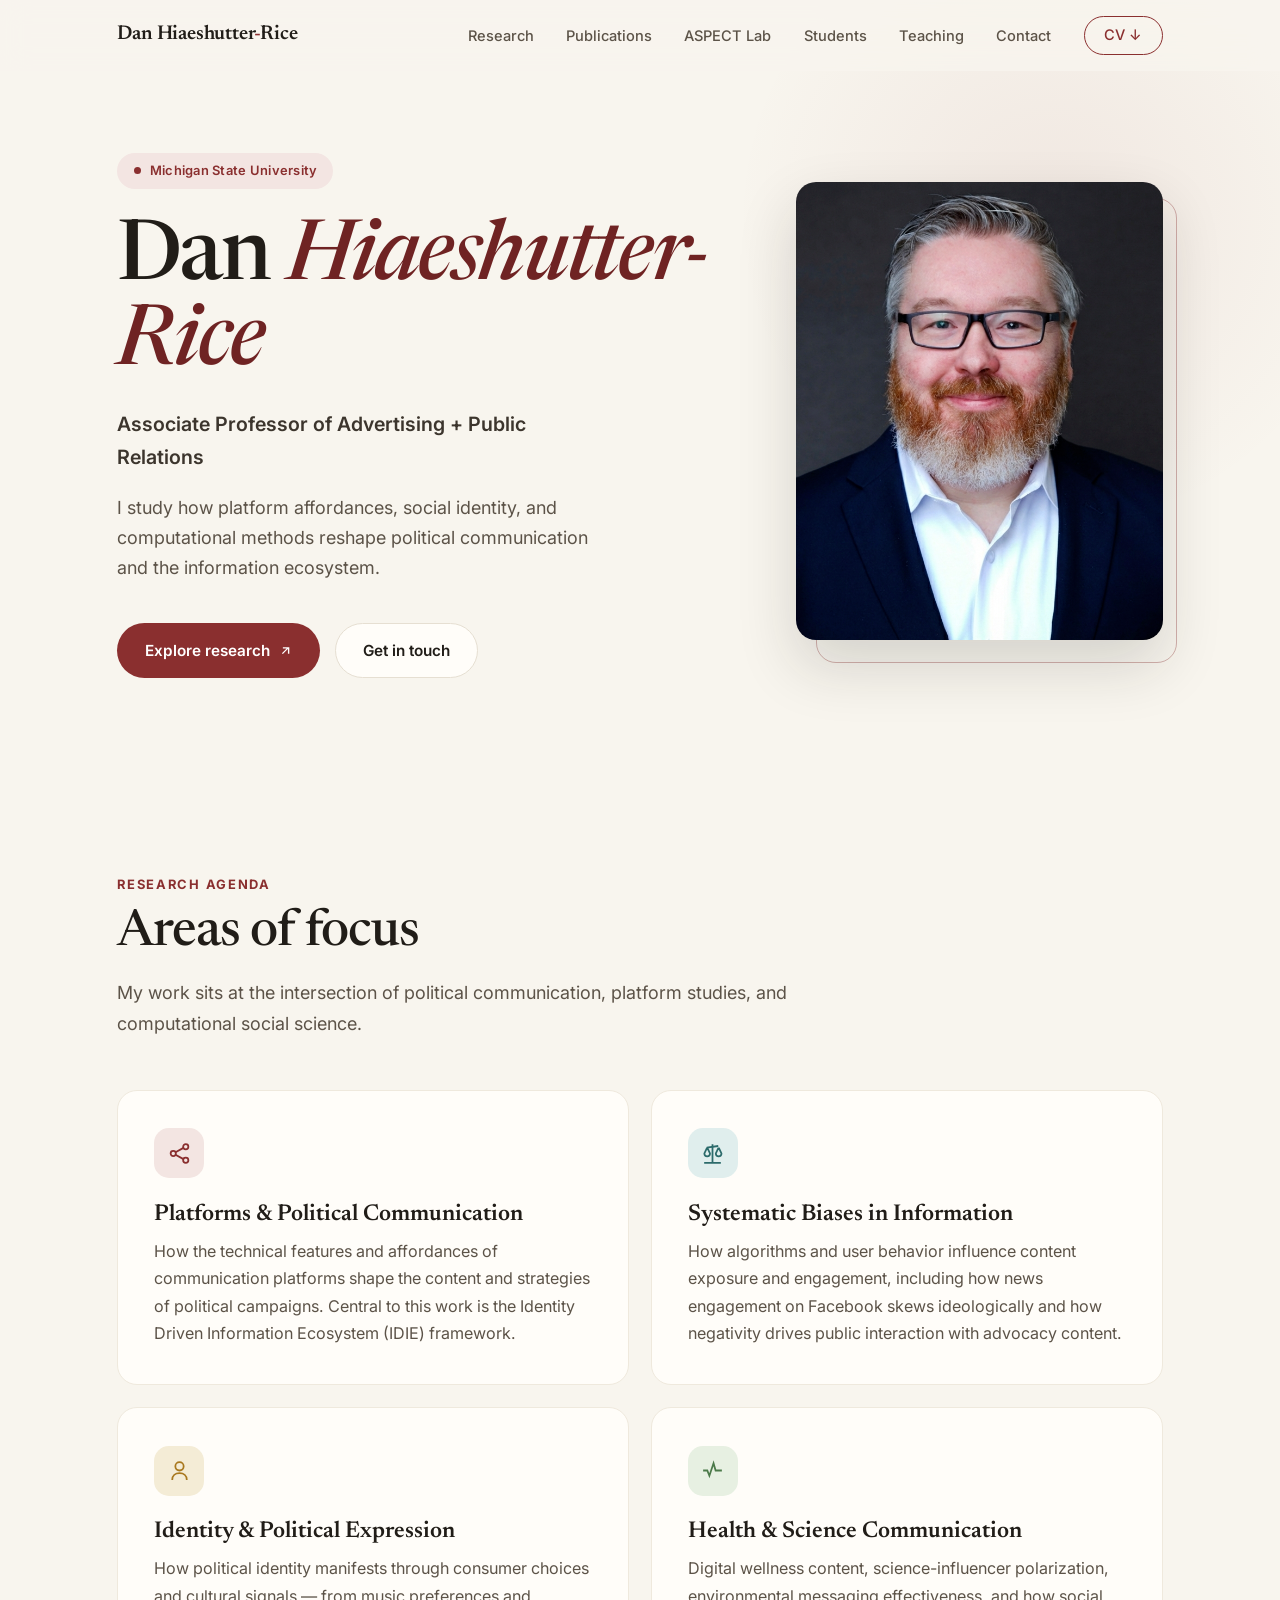
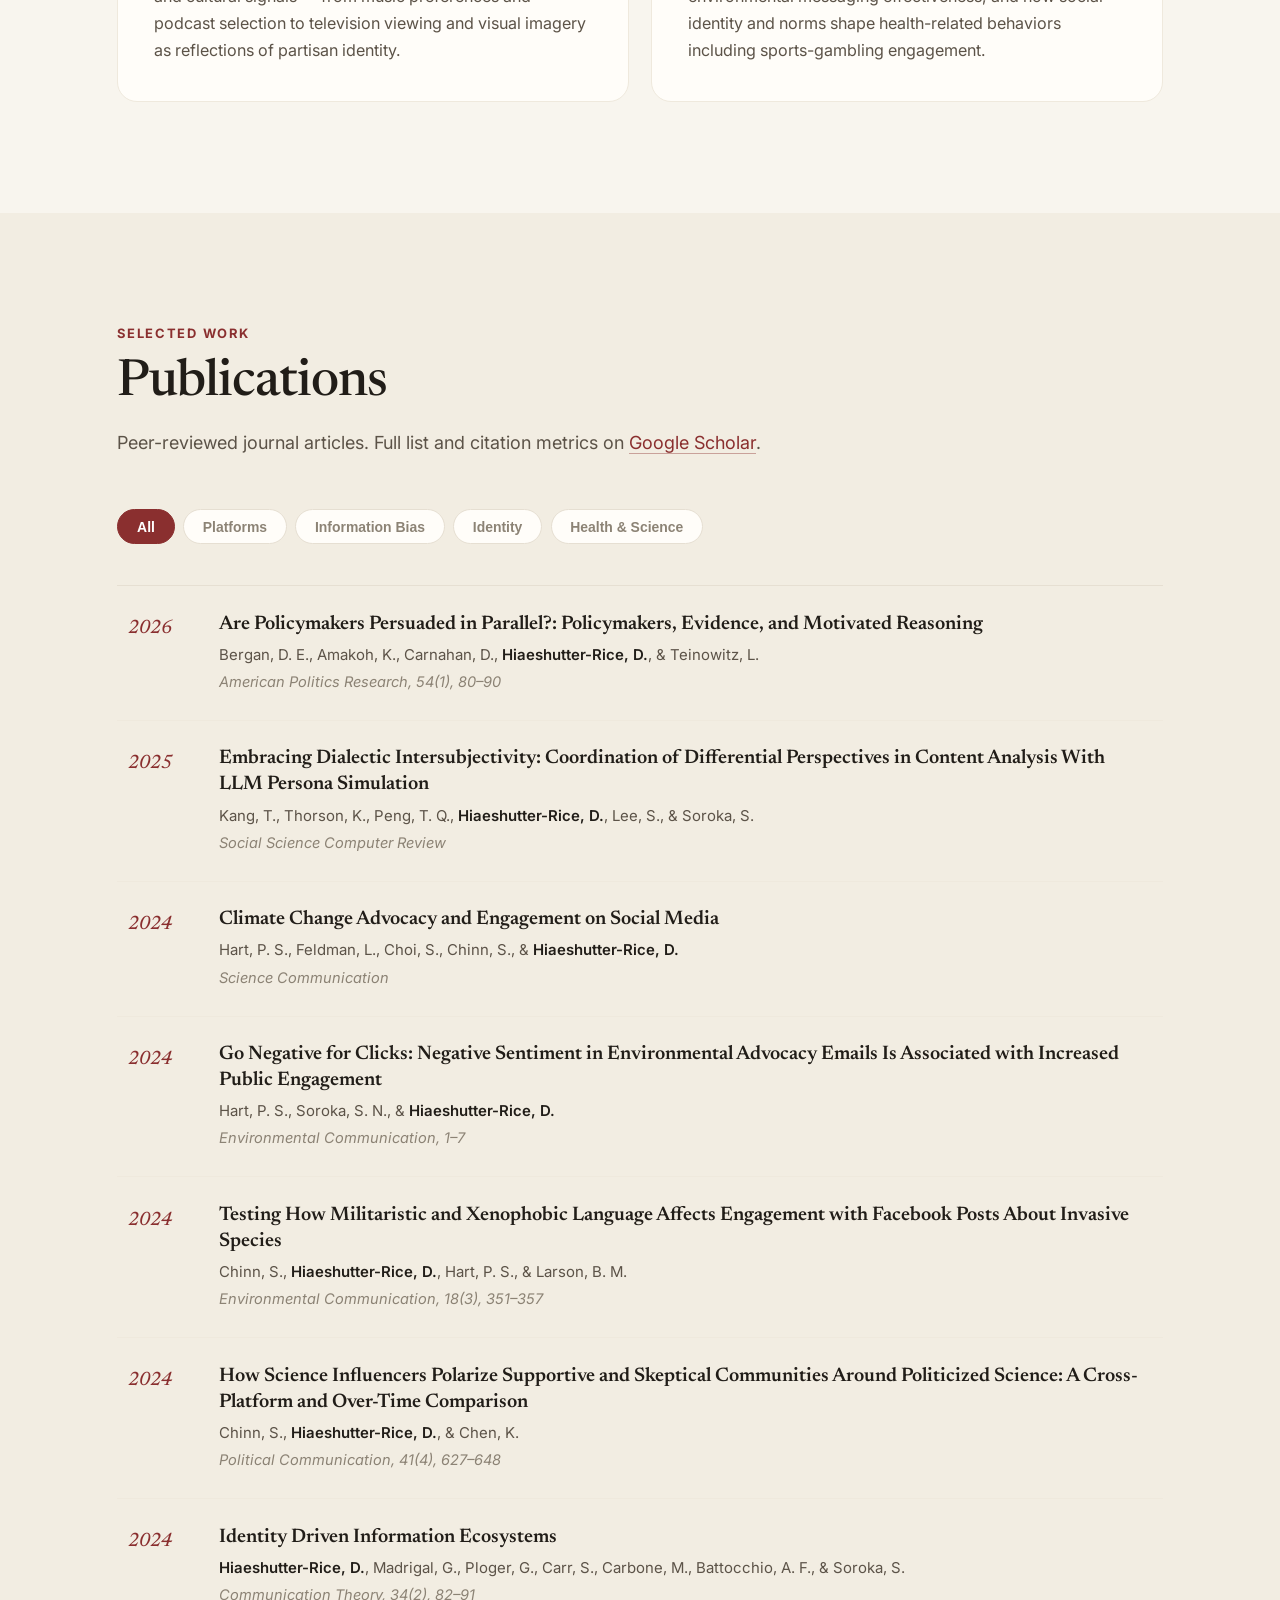
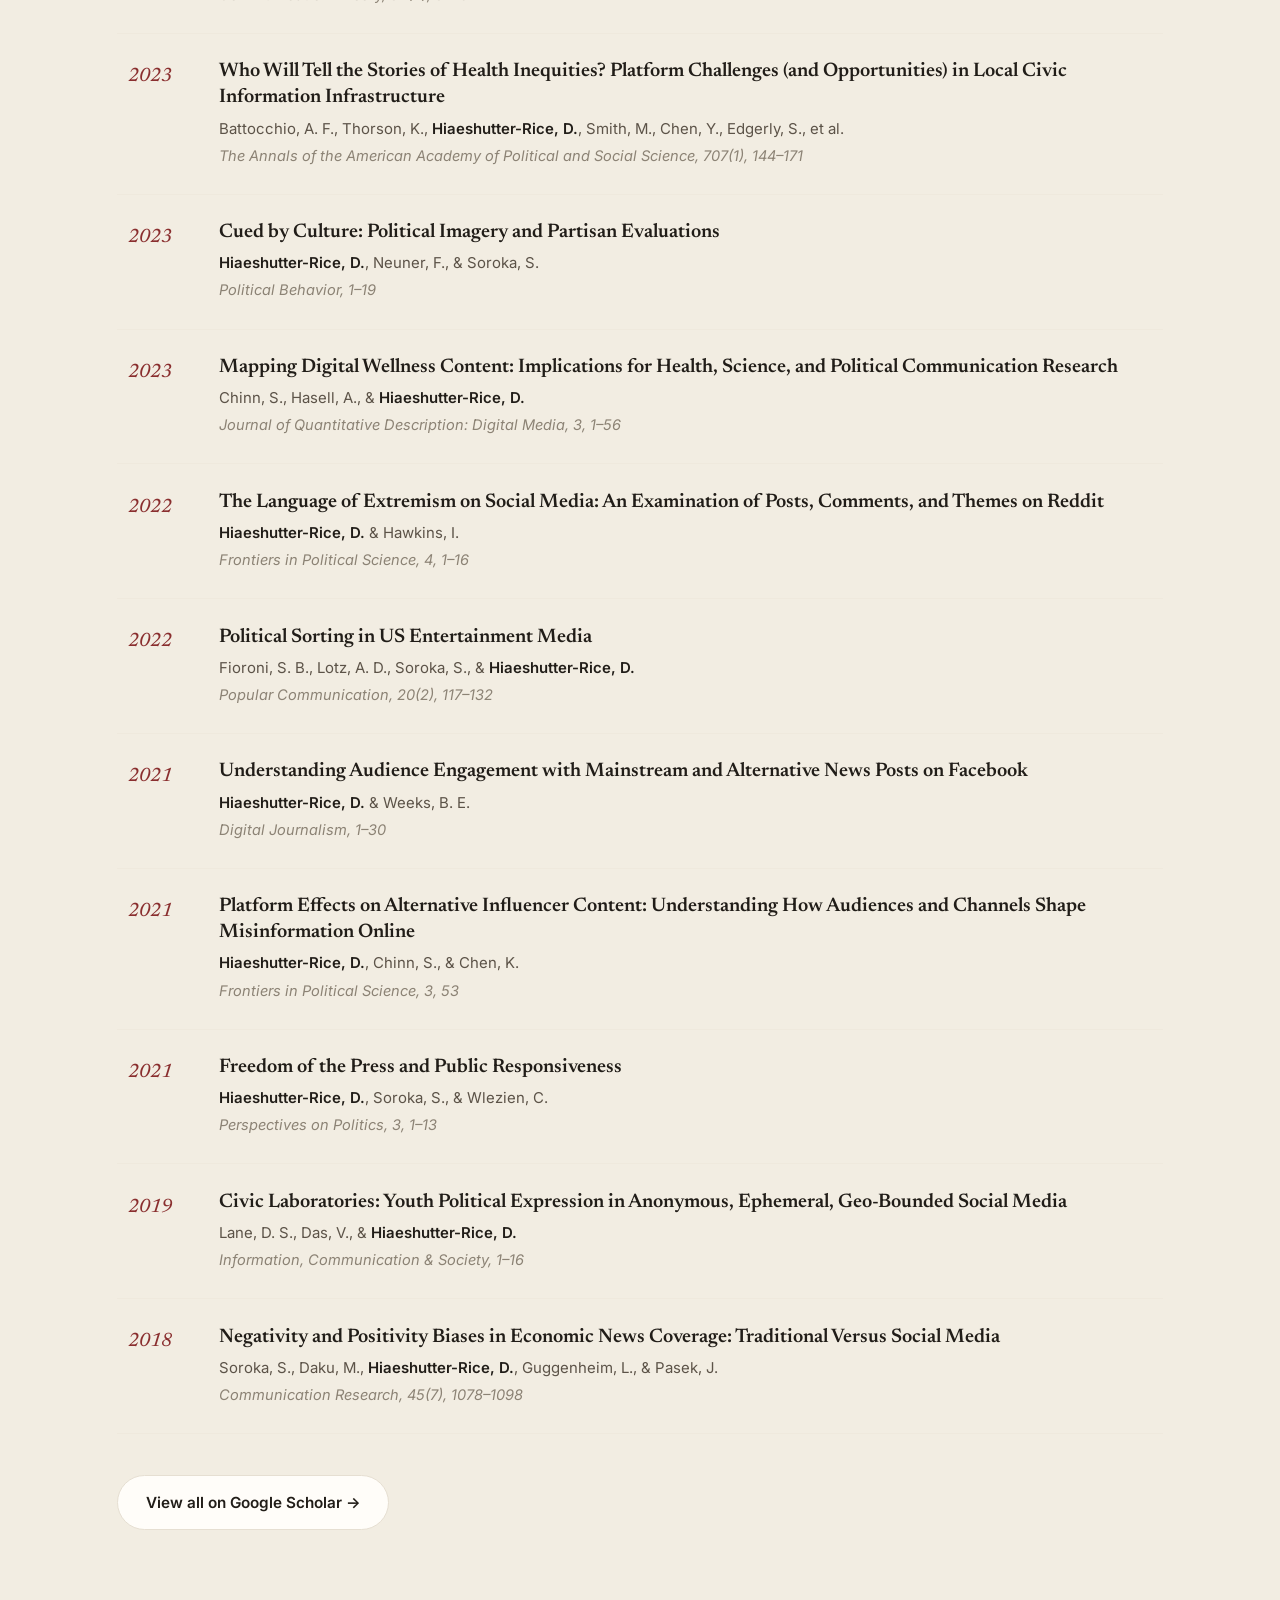
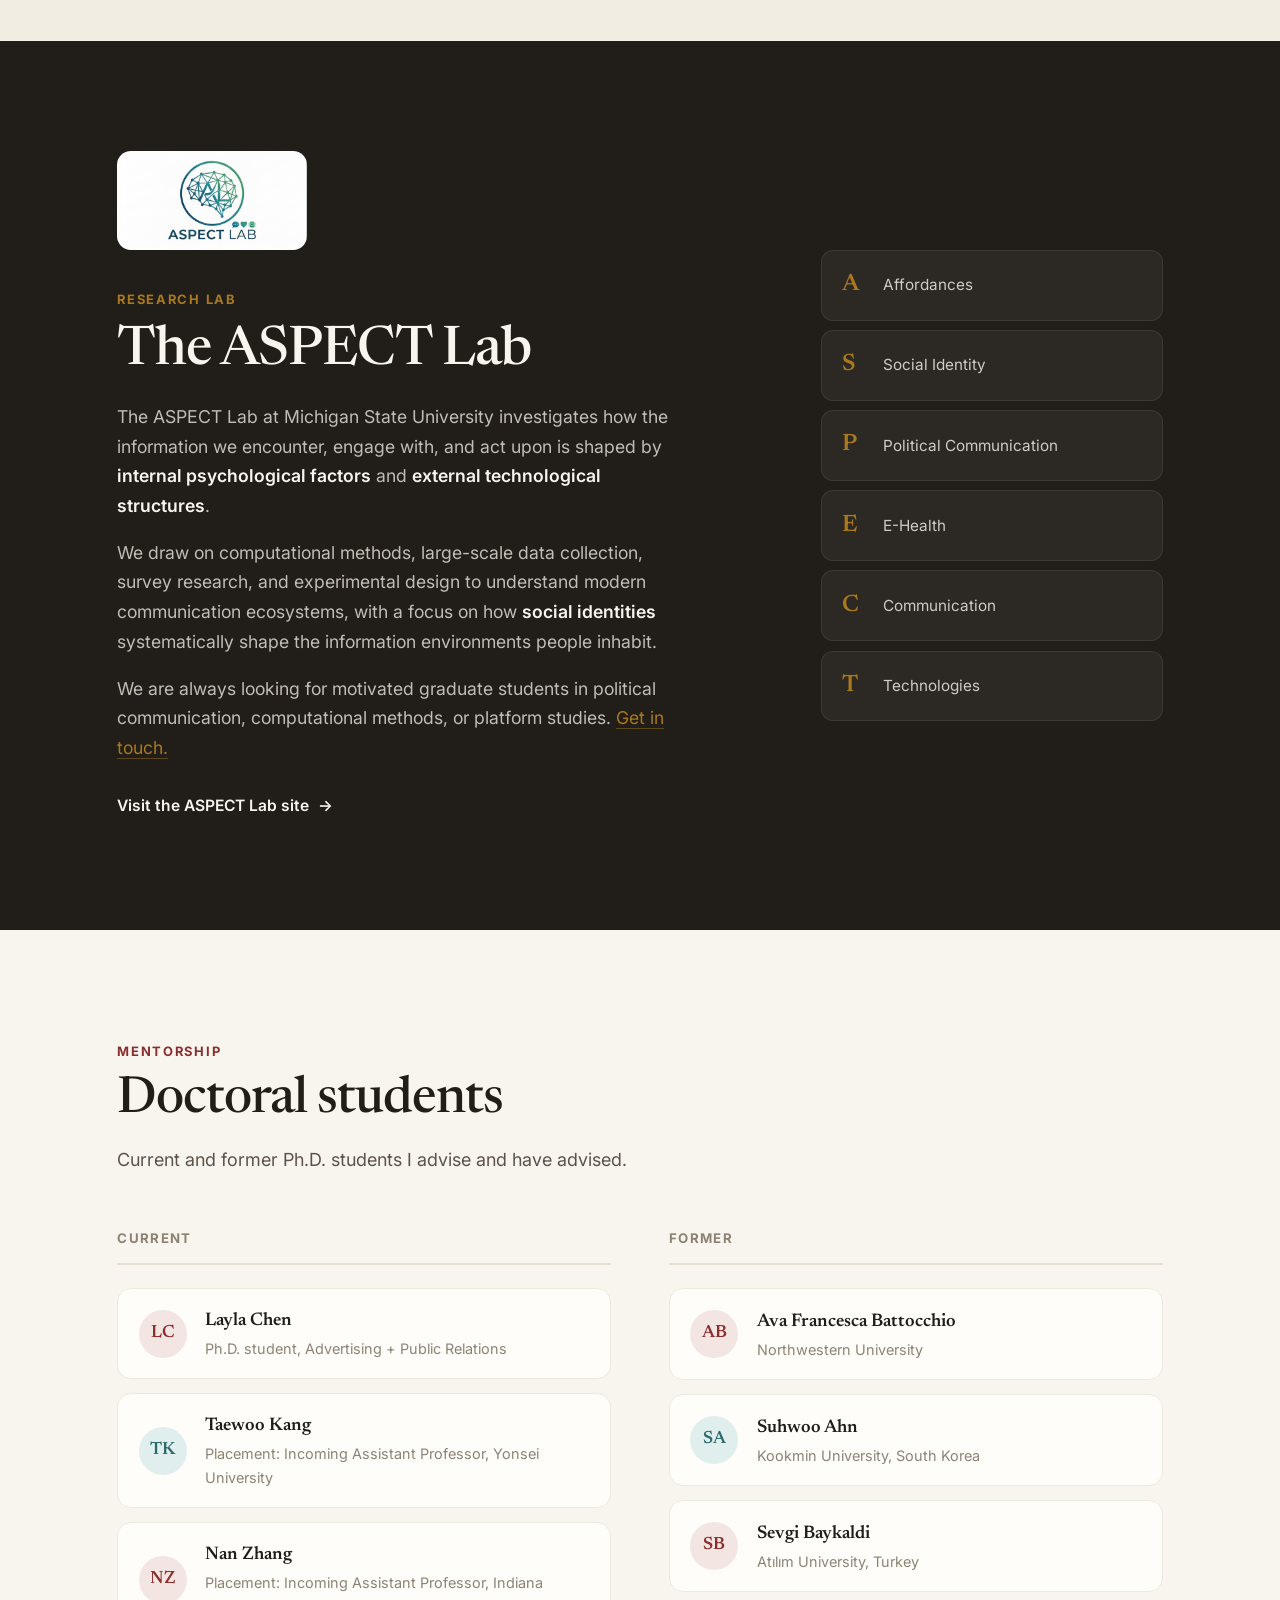
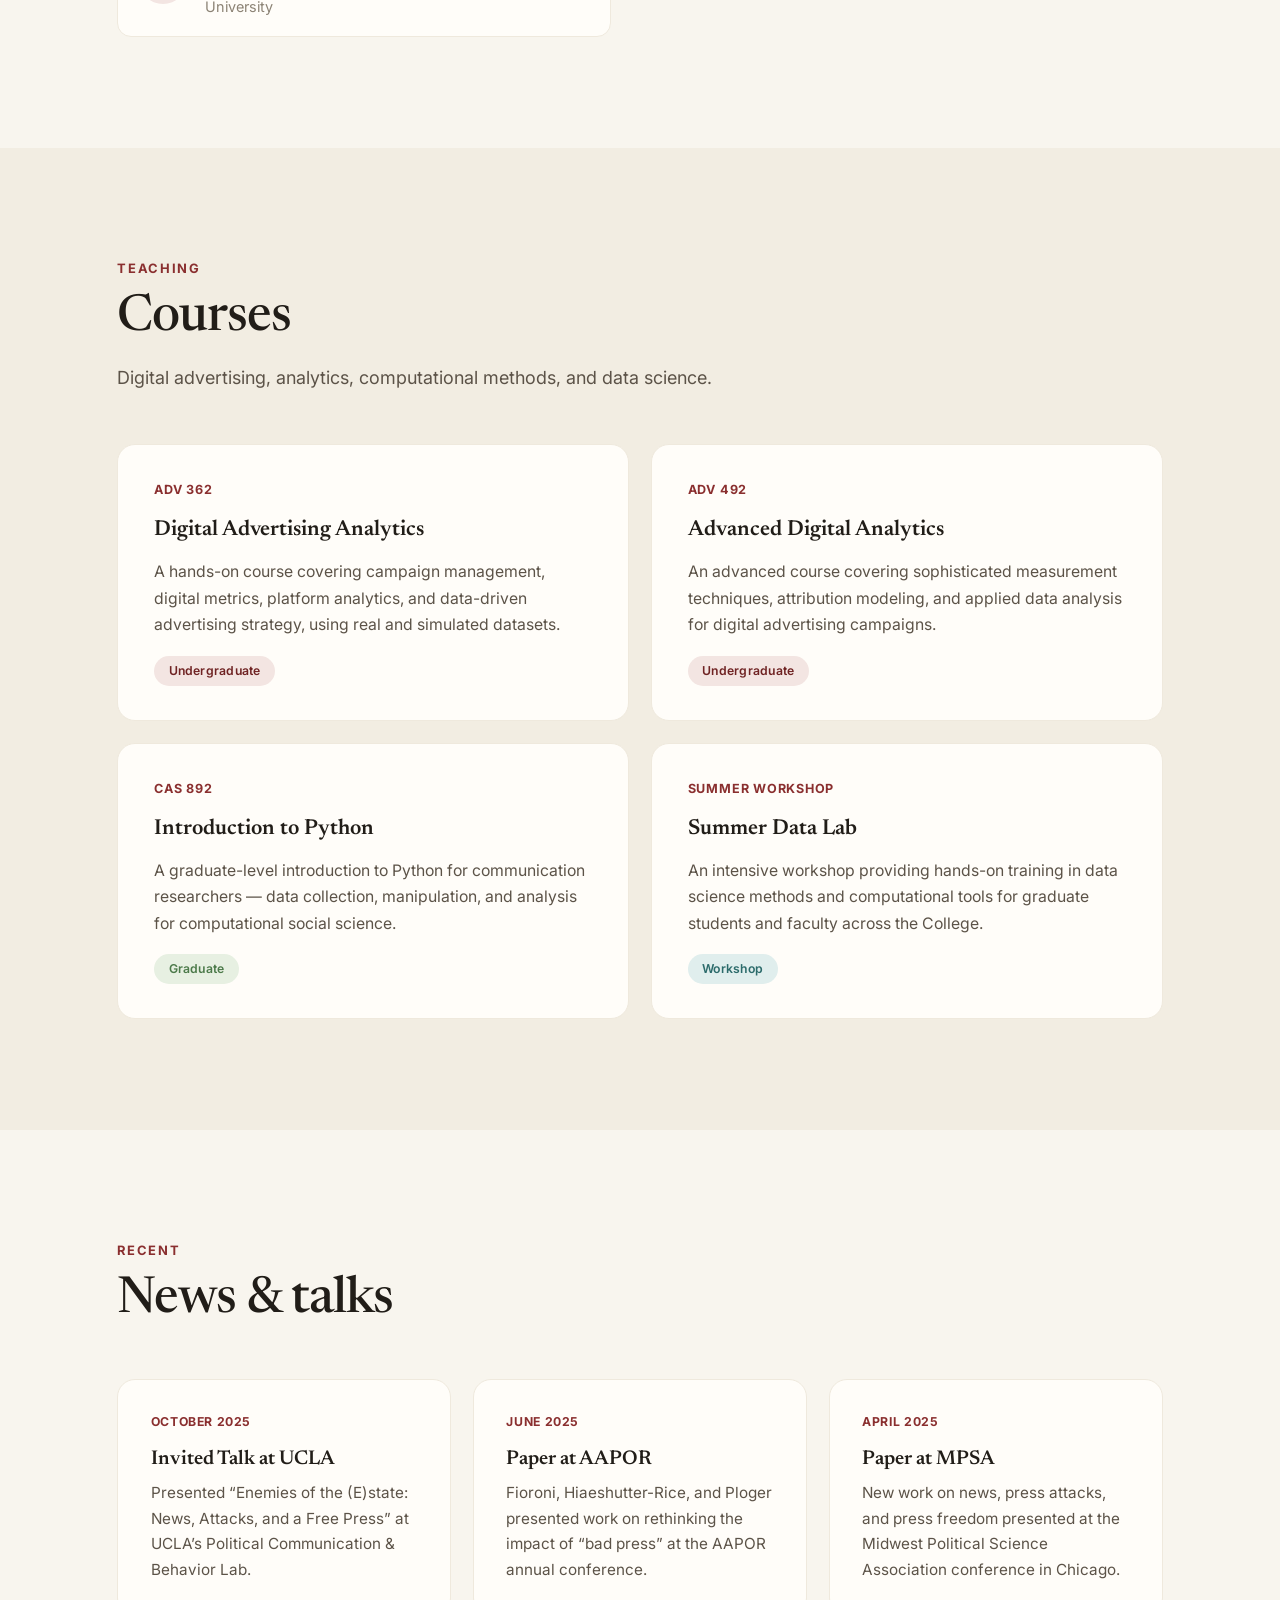
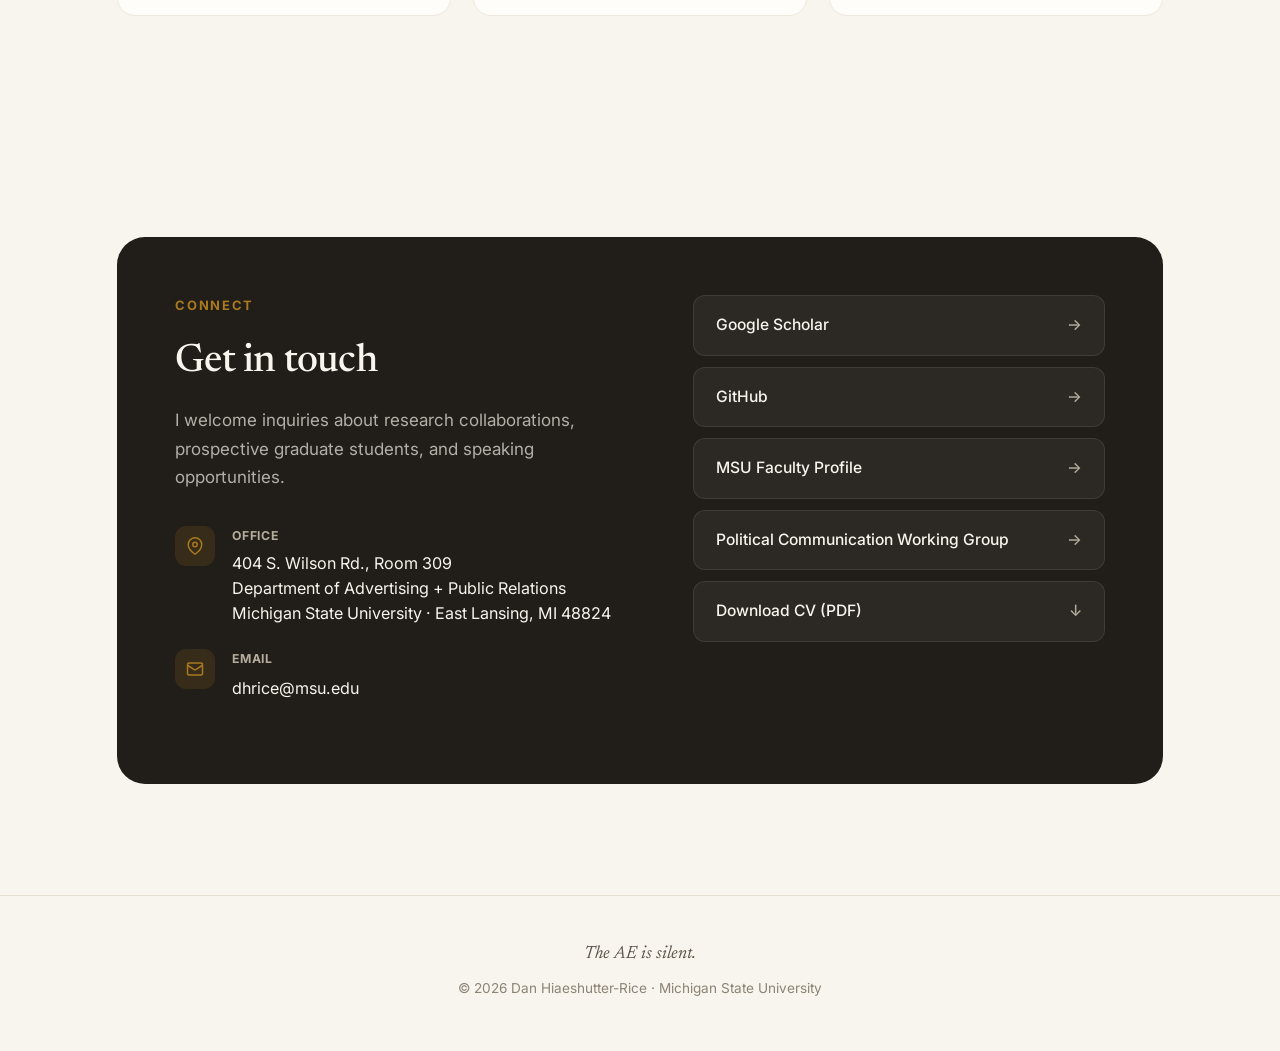
<file: index.html>
<!DOCTYPE html>
<html lang="en">
<head>
<meta charset="UTF-8">
<meta name="viewport" content="width=device-width, initial-scale=1.0">
<title>Dan Hiaeshutter-Rice — Associate Professor, Michigan State University</title>
<meta name="description" content="Dan Hiaeshutter-Rice is an Associate Professor of Advertising + Public Relations at Michigan State University, studying platform affordances, social identity, and computational methods in political communication and the information ecosystem.">
<meta name="author" content="Dan Hiaeshutter-Rice">
<link rel="canonical" href="https://dhrice.org/">
<meta property="og:type" content="profile">
<meta property="og:title" content="Dan Hiaeshutter-Rice — Associate Professor, Michigan State University">
<meta property="og:description" content="Studying platform affordances, social identity, and computational methods in political communication and the information ecosystem.">
<meta property="og:url" content="https://dhrice.org/">
<meta property="og:image" content="https://dhrice.org/headshot.png">
<meta name="twitter:card" content="summary_large_image">
<meta name="theme-color" content="#211d18">
<link rel="icon" href="data:image/svg+xml,%3Csvg xmlns='http://www.w3.org/2000/svg' viewBox='0 0 100 100'%3E%3Crect width='100' height='100' rx='22' fill='%23211d18'/%3E%3Ctext x='50' y='70' font-family='Georgia,serif' font-size='56' font-weight='600' fill='%238a2f2f' text-anchor='middle'%3EH%3C/text%3E%3C/svg%3E">
<link rel="preconnect" href="https://fonts.googleapis.com">
<link rel="preconnect" href="https://fonts.gstatic.com" crossorigin>
<link href="https://fonts.googleapis.com/css2?family=Newsreader:ital,opsz,wght@0,6..72,400;0,6..72,500;0,6..72,600;1,6..72,400;1,6..72,500&family=Inter:wght@400;500;600;700&display=swap" rel="stylesheet">
<style>
  :root{
    --ink:#211d18; --ink-2:#3c352d; --soft:#5c5348; --muted:#8f857710; --muted:#8c8375;
    --faint:#b6ad9e; --line:#e6dfd2; --line-soft:#efe9dd;
    --bg:#f8f5ee; --bg-2:#f2ede2; --card:#fffdf9; --white:#fff;
    --wine:#8a2f2f; --wine-deep:#6f2323; --wine-bg:#f3e5e2;
    --gold:#a9791f; --gold-bg:#f4ecd6;
    --teal:#2c6b6b; --teal-bg:#e0eeed;
    --green:#4c7a4a; --green-bg:#e7f0e2;
  }
  *{margin:0;padding:0;box-sizing:border-box}
  ::selection{background:var(--wine);color:#fff}
  html{scroll-behavior:smooth;font-size:17px;-webkit-text-size-adjust:100%}
  body{font-family:'Inter',system-ui,sans-serif;color:var(--ink);background:var(--bg);line-height:1.68;-webkit-font-smoothing:antialiased;overflow-x:hidden}
  a{color:inherit}
  .serif{font-family:'Newsreader',Georgia,serif}
  .wrap{max-width:1120px;margin:0 auto;padding:0 2.2rem}

  /* NAV */
  nav{position:fixed;inset:0 0 auto 0;z-index:100;background:rgba(248,245,238,.82);backdrop-filter:blur(14px) saturate(1.1);border-bottom:1px solid transparent;transition:border-color .3s,background .3s}
  nav.scrolled{border-color:var(--line);background:rgba(248,245,238,.94)}
  .nav-inner{max-width:1120px;margin:0 auto;padding:0 2.2rem;height:70px;display:flex;align-items:center;justify-content:space-between}
  .brand{font-family:'Newsreader',serif;font-weight:600;font-size:1.18rem;letter-spacing:-.01em;text-decoration:none;color:var(--ink)}
  .brand span{color:var(--wine)}
  .nav-links{display:flex;align-items:center;gap:1.9rem;list-style:none}
  .nav-links a{text-decoration:none;color:var(--soft);font-size:.86rem;font-weight:500;transition:color .2s;position:relative}
  .nav-links a:not(.nav-cv)::after{content:'';position:absolute;left:0;bottom:-5px;height:2px;width:0;background:var(--wine);transition:width .28s}
  .nav-links a:not(.nav-cv):hover{color:var(--ink)}
  .nav-links a:not(.nav-cv):hover::after{width:100%}
  .nav-cv{padding:.55rem 1.15rem;border:1.5px solid var(--wine);border-radius:100px;color:var(--wine)!important;font-weight:600;font-size:.82rem;transition:all .25s}
  .nav-cv:hover{background:var(--wine);color:#fff!important}
  .menu-toggle{display:none;background:none;border:none;cursor:pointer;color:var(--ink);padding:6px}
  .menu-toggle svg{width:24px;height:24px}

  /* HERO */
  .hero{padding:9rem 0 5rem;position:relative;overflow:hidden}
  .hero::before{content:'';position:absolute;top:-15%;right:-8%;width:52vw;height:52vw;max-width:660px;max-height:660px;background:radial-gradient(circle,rgba(138,47,47,.07),transparent 68%);pointer-events:none}
  .hero-inner{position:relative;display:grid;grid-template-columns:1.25fr .75fr;gap:4rem;align-items:center}
  .pill{display:inline-flex;align-items:center;gap:.55rem;background:var(--wine-bg);color:var(--wine);font-size:.76rem;font-weight:600;letter-spacing:.02em;padding:.42rem .95rem;border-radius:100px;margin-bottom:1.7rem}
  .pill .dot{width:7px;height:7px;border-radius:50%;background:var(--wine)}
  .hero h1{font-family:'Newsreader',serif;font-weight:500;font-size:clamp(2.9rem,6.5vw,5rem);line-height:1.02;letter-spacing:-.025em;color:var(--ink);margin-bottom:1.2rem}
  .hero h1 em{font-style:italic;color:var(--wine-deep)}
  .hero-role{font-size:1.16rem;color:var(--ink-2);font-weight:600;margin-bottom:1.1rem;max-width:32ch}
  .hero-desc{font-size:1.06rem;color:var(--soft);max-width:46ch;margin-bottom:2.3rem}
  .cta{display:flex;gap:.85rem;flex-wrap:wrap}
  .btn{display:inline-flex;align-items:center;gap:.5rem;padding:.82rem 1.6rem;border-radius:100px;font-size:.9rem;font-weight:600;text-decoration:none;transition:all .26s;cursor:pointer}
  .btn svg{width:15px;height:15px}
  .btn-primary{background:var(--wine);color:#fff}
  .btn-primary:hover{background:var(--wine-deep);transform:translateY(-2px);box-shadow:0 10px 26px rgba(138,47,47,.24)}
  .btn-ghost{background:var(--card);border:1px solid var(--line);color:var(--ink)}
  .btn-ghost:hover{transform:translateY(-2px);border-color:var(--wine);color:var(--wine)}
  .hero-photo{position:relative}
  .hero-photo img{width:100%;aspect-ratio:4/5;object-fit:cover;object-position:center 12%;border-radius:20px;box-shadow:0 26px 60px rgba(33,29,24,.16)}
  .hero-photo::after{content:'';position:absolute;inset:16px -14px -14px 20px;border:1.5px solid var(--wine);border-radius:20px;z-index:-1;opacity:.35}

  /* SECTIONS */
  section.block{padding:6.5rem 0}
  .kick{font-size:.76rem;font-weight:700;letter-spacing:.13em;text-transform:uppercase;color:var(--wine);margin-bottom:.7rem}
  .sec-title{font-family:'Newsreader',serif;font-weight:500;font-size:clamp(2rem,4vw,3rem);line-height:1.06;letter-spacing:-.02em}
  .sec-lede{color:var(--soft);font-size:1.06rem;max-width:62ch;margin-top:1rem}
  .sec-head{margin-bottom:3rem}

  /* RESEARCH */
  .rgrid{display:grid;grid-template-columns:1fr 1fr;gap:1.3rem}
  .rcard{background:var(--card);border:1px solid var(--line-soft);border-radius:20px;padding:2.2rem 2.1rem;transition:transform .28s,box-shadow .28s}
  .rcard:hover{transform:translateY(-4px);box-shadow:0 18px 44px rgba(33,29,24,.08)}
  .ric{width:50px;height:50px;border-radius:15px;display:grid;place-items:center;margin-bottom:1.3rem;color:var(--wine);background:var(--wine-bg)}
  .rcard:nth-child(2) .ric{color:var(--teal);background:var(--teal-bg)}
  .rcard:nth-child(3) .ric{color:var(--gold);background:var(--gold-bg)}
  .rcard:nth-child(4) .ric{color:var(--green);background:var(--green-bg)}
  .ric svg{width:25px;height:25px}
  .rcard h3{font-family:'Newsreader',serif;font-weight:600;font-size:1.35rem;line-height:1.2;margin-bottom:.6rem}
  .rcard p{color:var(--soft);font-size:.95rem}

  /* PUBLICATIONS */
  #publications{background:var(--bg-2)}
  .pub-filters{display:flex;gap:.5rem;flex-wrap:wrap;margin-bottom:2.4rem}
  .pub-filter{padding:.5rem 1.1rem;border:1px solid var(--line);border-radius:100px;background:var(--card);font-size:.82rem;font-weight:600;color:var(--muted);cursor:pointer;transition:all .22s}
  .pub-filter:hover{border-color:var(--wine);color:var(--wine)}
  .pub-filter.active{background:var(--wine);border-color:var(--wine);color:#fff}
  .pub-list{border-top:1px solid var(--line)}
  .pub-item{display:grid;grid-template-columns:66px 1fr;gap:1.5rem;padding:1.5rem .6rem;border-bottom:1px solid var(--line-soft);transition:background .24s,padding-left .24s;align-items:start}
  .pub-item:hover{background:var(--card);padding-left:1.1rem}
  .pub-year{font-family:'Newsreader',serif;font-style:italic;font-weight:500;font-size:1.15rem;color:var(--wine);padding-top:.1rem}
  .pub-title{font-family:'Newsreader',serif;font-weight:600;font-size:1.16rem;line-height:1.32;margin-bottom:.3rem}
  .pub-authors{font-size:.88rem;color:var(--soft)}
  .pub-authors b{color:var(--ink);font-weight:600}
  .pub-venue{font-style:italic;font-size:.86rem;color:var(--muted);margin-top:.12rem}
  .pub-more{margin-top:2.4rem}

  /* LAB BAND */
  #lab{background:var(--ink);color:var(--bg)}
  #lab .kick{color:var(--gold)}
  #lab::before{content:'';position:absolute}
  .lab-grid{display:grid;grid-template-columns:1.3fr .7fr;gap:4rem;align-items:center}
  .lab-logo-link{display:inline-block;margin-bottom:1.8rem;transition:transform .28s}
  .lab-logo-link:hover{transform:translateY(-3px)}
  .lab-logo{width:190px;border-radius:14px;display:block}
  .lab-title{font-family:'Newsreader',serif;font-weight:500;font-size:clamp(2.1rem,4.4vw,3.2rem);line-height:1.05;letter-spacing:-.02em;margin-bottom:1.3rem}
  .lab-copy{color:rgba(248,245,238,.74);font-size:1.04rem;max-width:52ch}
  .lab-copy p+p{margin-top:1rem}
  .lab-copy strong{color:var(--bg);font-weight:600}
  .lab-copy a{color:var(--gold);text-decoration:none;border-bottom:1px solid rgba(169,121,31,.45)}
  .lab-visit{display:inline-flex;align-items:center;gap:.5rem;margin-top:1.8rem;font-weight:600;font-size:.92rem;color:var(--bg);text-decoration:none}
  .lab-visit .arrow{transition:transform .25s}
  .lab-visit:hover .arrow{transform:translateX(5px)}
  .acr{display:flex;flex-direction:column;gap:.55rem}
  .acr-item{display:flex;align-items:center;gap:1.1rem;padding:.85rem 1.2rem;border-radius:12px;background:rgba(255,255,255,.05);border:1px solid rgba(255,255,255,.08);transition:all .28s}
  .acr-item:hover{background:rgba(255,255,255,.1);transform:translateX(6px)}
  .acr-l{font-family:'Newsreader',serif;font-weight:600;font-size:1.4rem;color:var(--gold);width:22px}
  .acr-w{font-size:.9rem;color:rgba(248,245,238,.8)}

  /* STUDENTS */
  .stu-split{display:grid;grid-template-columns:1fr 1fr;gap:3.4rem}
  .stu-group-label{font-size:.78rem;font-weight:700;letter-spacing:.1em;text-transform:uppercase;color:var(--muted);padding-bottom:.8rem;margin-bottom:1.4rem;border-bottom:2px solid var(--line)}
  .stu-list{display:flex;flex-direction:column;gap:.8rem}
  .stu-item{display:flex;align-items:center;gap:1.1rem;padding:1rem 1.2rem;border-radius:14px;background:var(--card);border:1px solid var(--line-soft);transition:all .28s}
  .stu-item:hover{box-shadow:0 10px 28px rgba(33,29,24,.07);transform:translateX(5px);border-color:var(--line)}
  .avatar{width:48px;height:48px;border-radius:50%;flex-shrink:0;display:grid;place-items:center;font-family:'Newsreader',serif;font-weight:600;font-size:1.05rem;color:var(--wine);background:var(--wine-bg)}
  .stu-item:nth-child(even) .avatar{color:var(--teal);background:var(--teal-bg)}
  .stu-name{font-family:'Newsreader',serif;font-weight:600;font-size:1.08rem;text-decoration:none;color:var(--ink)}
  a.stu-name:hover{color:var(--wine)}
  .stu-meta{font-size:.85rem;color:var(--muted)}

  /* TEACHING */
  #teaching{background:var(--bg-2)}
  .course-grid{display:grid;grid-template-columns:1fr 1fr;gap:1.3rem}
  .course{background:var(--card);border:1px solid var(--line-soft);border-radius:18px;padding:2rem 2.1rem;transition:all .28s;position:relative;overflow:hidden}
  .course::before{content:'';position:absolute;left:0;top:0;bottom:0;width:3px;background:var(--wine);transform:scaleY(0);transform-origin:top;transition:transform .3s}
  .course:hover{box-shadow:0 12px 32px rgba(33,29,24,.07)}
  .course:hover::before{transform:scaleY(1)}
  .course-code{font-size:.74rem;font-weight:700;letter-spacing:.06em;text-transform:uppercase;color:var(--wine);margin-bottom:.7rem}
  .course h3{font-family:'Newsreader',serif;font-weight:600;font-size:1.28rem;margin-bottom:.6rem}
  .course p{font-size:.93rem;color:var(--soft)}
  .course-tag{display:inline-block;margin-top:1rem;padding:.28rem .85rem;border-radius:100px;font-size:.72rem;font-weight:600;letter-spacing:.02em}
  .t-ug{background:var(--wine-bg);color:var(--wine-deep)}
  .t-grad{background:var(--green-bg);color:var(--green)}
  .t-ws{background:var(--teal-bg);color:var(--teal)}

  /* RECENT */
  .news-grid{display:grid;grid-template-columns:repeat(3,1fr);gap:1.3rem}
  .news{background:var(--card);border:1px solid var(--line-soft);border-radius:18px;padding:1.9rem;transition:all .28s}
  .news:hover{transform:translateY(-3px);box-shadow:0 14px 34px rgba(33,29,24,.08)}
  .news-date{font-size:.72rem;font-weight:700;letter-spacing:.05em;text-transform:uppercase;color:var(--wine);margin-bottom:.8rem}
  .news h3{font-family:'Newsreader',serif;font-weight:600;font-size:1.18rem;line-height:1.25;margin-bottom:.5rem}
  .news p{font-size:.9rem;color:var(--soft)}

  /* CONTACT */
  #contact{padding:6.5rem 0}
  .contact-card{background:var(--ink);color:var(--bg);border-radius:28px;padding:3.4rem;display:grid;grid-template-columns:1fr .9fr;gap:3.5rem;align-items:start}
  .contact-card .kick{color:var(--gold)}
  .contact-card h2{font-family:'Newsreader',serif;font-weight:500;font-size:2.3rem;letter-spacing:-.02em;margin-bottom:.7rem;color:var(--bg)}
  .contact-card .lede2{color:rgba(248,245,238,.68);max-width:44ch;margin-bottom:2rem}
  .contact-row{display:flex;gap:1rem;align-items:start;margin-bottom:1.4rem}
  .contact-ic{width:40px;height:40px;border-radius:11px;flex-shrink:0;display:grid;place-items:center;color:var(--gold);background:rgba(169,121,31,.16)}
  .contact-ic svg{width:18px;height:18px}
  .contact-row h4{font-size:.72rem;font-weight:700;letter-spacing:.06em;text-transform:uppercase;color:var(--faint);margin-bottom:.25rem}
  .contact-row p,.contact-row a{font-size:.95rem;color:var(--bg);text-decoration:none;line-height:1.55}
  .contact-row a:hover{color:var(--gold)}
  .links{display:flex;flex-direction:column;gap:.65rem}
  .link{display:flex;align-items:center;justify-content:space-between;padding:.95rem 1.3rem;border-radius:12px;background:rgba(255,255,255,.05);border:1px solid rgba(255,255,255,.09);text-decoration:none;color:var(--bg);font-weight:500;font-size:.92rem;transition:all .26s}
  .link:hover{background:rgba(255,255,255,.1);transform:translateX(5px);border-color:rgba(169,121,31,.5)}
  .link .arrow{color:var(--faint);transition:transform .25s,color .25s}
  .link:hover .arrow{color:var(--gold);transform:translateX(4px)}

  /* FOOTER */
  footer{text-align:center;padding:2.6rem 2rem 3rem;color:var(--muted);border-top:1px solid var(--line)}
  footer .fnote{font-family:'Newsreader',serif;font-style:italic;font-size:1.05rem;color:var(--soft);margin-bottom:.4rem}
  footer .fmeta{font-size:.8rem}

  /* REVEAL */
  .reveal{opacity:0;transform:translateY(22px);transition:opacity .7s ease,transform .7s ease}
  .reveal.in{opacity:1;transform:none}

  @media(max-width:940px){
    html{font-size:16px}
    .nav-links{position:fixed;inset:70px 0 auto 0;flex-direction:column;align-items:flex-start;gap:1.3rem;background:var(--bg);padding:1.8rem 2.2rem 2.2rem;border-bottom:1px solid var(--line);box-shadow:0 14px 30px rgba(33,29,24,.08);transform:translateY(-135%);transition:transform .35s}
    .nav-links.open{transform:none}
    .menu-toggle{display:block}
    .hero-inner{grid-template-columns:1fr;gap:3rem}
    .hero-photo{max-width:300px}.hero-photo::after{display:none}
    .rgrid,.lab-grid,.stu-split,.course-grid,.news-grid,.contact-card{grid-template-columns:1fr;gap:1.6rem}
    .lab-grid,.stu-split,.contact-card{gap:2.6rem}
    .news-grid{gap:1.2rem}
  }
  @media(max-width:560px){
    .wrap{padding:0 1.4rem}.nav-inner{padding:0 1.4rem}
    section.block,#contact{padding:4.5rem 0}
    .pub-item{grid-template-columns:1fr;gap:.4rem}
    .pub-item:hover{padding-left:.6rem}
    .contact-card{padding:2.2rem 1.6rem}
  }
  @media(prefers-reduced-motion:reduce){*{animation:none!important;transition:none!important;scroll-behavior:auto!important}.reveal{opacity:1;transform:none}}
</style>
</head>
<body>

<nav id="navbar">
  <div class="nav-inner">
    <a href="#home" class="brand">Dan Hiaeshutter<span>-</span>Rice</a>
    <button class="menu-toggle" aria-label="Toggle menu" onclick="document.querySelector('.nav-links').classList.toggle('open')">
      <svg viewBox="0 0 24 24" fill="none" stroke="currentColor" stroke-width="2"><path d="M3 12h18M3 6h18M3 18h18"/></svg>
    </button>
    <ul class="nav-links">
      <li><a href="#research">Research</a></li>
      <li><a href="#publications">Publications</a></li>
      <li><a href="#lab">ASPECT Lab</a></li>
      <li><a href="#students">Students</a></li>
      <li><a href="#teaching">Teaching</a></li>
      <li><a href="#contact">Contact</a></li>
      <li><a href="hiaeshutter-rice_CV.pdf" class="nav-cv" target="_blank">CV ↓</a></li>
    </ul>
  </div>
</nav>

<!-- HERO -->
<section class="hero" id="home">
  <div class="wrap hero-inner">
    <div>
      <span class="pill"><span class="dot"></span>Michigan State University</span>
      <h1>Dan <em>Hiaeshutter-Rice</em></h1>
      <p class="hero-role">Associate Professor of Advertising + Public Relations</p>
      <p class="hero-desc">I study how platform affordances, social identity, and computational methods reshape political communication and the information ecosystem.</p>
      <div class="cta">
        <a href="#research" class="btn btn-primary">Explore research
          <svg viewBox="0 0 24 24" fill="none" stroke="currentColor" stroke-width="2.2"><path d="M7 17l9.2-9.2M17 17V7.8H7.8"/></svg>
        </a>
        <a href="#contact" class="btn btn-ghost">Get in touch</a>
      </div>
    </div>
    <div class="hero-photo reveal">
      <img src="headshot.png" alt="Dan Hiaeshutter-Rice">
    </div>
  </div>
</section>

<!-- RESEARCH -->
<section class="block" id="research">
  <div class="wrap">
    <div class="sec-head">
      <div class="kick">Research Agenda</div>
      <h2 class="sec-title">Areas of focus</h2>
      <p class="sec-lede">My work sits at the intersection of political communication, platform studies, and computational social science.</p>
    </div>
    <div class="rgrid">
      <div class="rcard reveal">
        <div class="ric"><svg viewBox="0 0 24 24" fill="none" stroke="currentColor" stroke-width="1.7"><circle cx="6" cy="12" r="2.5"/><circle cx="18" cy="5.5" r="2.5"/><circle cx="18" cy="18.5" r="2.5"/><path d="M8.2 10.9l7.6-4.3M8.2 13.1l7.6 4.3"/></svg></div>
        <h3>Platforms &amp; Political Communication</h3>
        <p>How the technical features and affordances of communication platforms shape the content and strategies of political campaigns. Central to this work is the Identity Driven Information Ecosystem (IDIE) framework.</p>
      </div>
      <div class="rcard reveal">
        <div class="ric"><svg viewBox="0 0 24 24" fill="none" stroke="currentColor" stroke-width="1.7"><path d="M12 3v18M4 21h16"/><path d="M6.5 7l-2.3 5a2.7 2.7 0 0 0 5.4 0L7.3 7zM17.5 7l-2.3 5a2.7 2.7 0 0 0 5.4 0L18.3 7z"/><path d="M6.5 6.4l11-1.6"/></svg></div>
        <h3>Systematic Biases in Information</h3>
        <p>How algorithms and user behavior influence content exposure and engagement, including how news engagement on Facebook skews ideologically and how negativity drives public interaction with advocacy content.</p>
      </div>
      <div class="rcard reveal">
        <div class="ric"><svg viewBox="0 0 24 24" fill="none" stroke="currentColor" stroke-width="1.7"><circle cx="12" cy="8" r="4"/><path d="M5 21c0-4 3-6.5 7-6.5s7 2.5 7 6.5"/></svg></div>
        <h3>Identity &amp; Political Expression</h3>
        <p>How political identity manifests through consumer choices and cultural signals — from music preferences and podcast selection to television viewing and visual imagery as reflections of partisan identity.</p>
      </div>
      <div class="rcard reveal">
        <div class="ric"><svg viewBox="0 0 24 24" fill="none" stroke="currentColor" stroke-width="1.7"><path d="M3 12h4l2 5 4-12 2 7h6"/></svg></div>
        <h3>Health &amp; Science Communication</h3>
        <p>Digital wellness content, science-influencer polarization, environmental messaging effectiveness, and how social identity and norms shape health-related behaviors including sports-gambling engagement.</p>
      </div>
    </div>
  </div>
</section>

<!-- PUBLICATIONS -->
<section class="block" id="publications">
  <div class="wrap">
    <div class="sec-head">
      <div class="kick">Selected Work</div>
      <h2 class="sec-title">Publications</h2>
      <p class="sec-lede">Peer-reviewed journal articles. Full list and citation metrics on <a href="https://scholar.google.com/citations?user=fPlinyoAAAAJ&hl=en&oi=ao" target="_blank" style="color:var(--wine);text-decoration:none;border-bottom:1px solid rgba(138,47,47,.4)">Google Scholar</a>.</p>
    </div>
    <div class="pub-filters">
      <button class="pub-filter active" onclick="filterPubs('all',this)">All</button>
      <button class="pub-filter" onclick="filterPubs('platforms',this)">Platforms</button>
      <button class="pub-filter" onclick="filterPubs('bias',this)">Information Bias</button>
      <button class="pub-filter" onclick="filterPubs('identity',this)">Identity</button>
      <button class="pub-filter" onclick="filterPubs('health',this)">Health &amp; Science</button>
    </div>
    <div class="pub-list">
      <div class="pub-item reveal" data-cat="bias"><div class="pub-year">2026</div><div><div class="pub-title">Are Policymakers Persuaded in Parallel?: Policymakers, Evidence, and Motivated Reasoning</div><div class="pub-authors">Bergan, D. E., Amakoh, K., Carnahan, D., <b>Hiaeshutter-Rice, D.</b>, &amp; Teinowitz, L.</div><div class="pub-venue">American Politics Research, 54(1), 80–90</div></div></div>
      <div class="pub-item reveal" data-cat="platforms"><div class="pub-year">2025</div><div><div class="pub-title">Embracing Dialectic Intersubjectivity: Coordination of Differential Perspectives in Content Analysis With LLM Persona Simulation</div><div class="pub-authors">Kang, T., Thorson, K., Peng, T. Q., <b>Hiaeshutter-Rice, D.</b>, Lee, S., &amp; Soroka, S.</div><div class="pub-venue">Social Science Computer Review</div></div></div>
      <div class="pub-item reveal" data-cat="health"><div class="pub-year">2024</div><div><div class="pub-title">Climate Change Advocacy and Engagement on Social Media</div><div class="pub-authors">Hart, P. S., Feldman, L., Choi, S., Chinn, S., &amp; <b>Hiaeshutter-Rice, D.</b></div><div class="pub-venue">Science Communication</div></div></div>
      <div class="pub-item reveal" data-cat="bias"><div class="pub-year">2024</div><div><div class="pub-title">Go Negative for Clicks: Negative Sentiment in Environmental Advocacy Emails Is Associated with Increased Public Engagement</div><div class="pub-authors">Hart, P. S., Soroka, S. N., &amp; <b>Hiaeshutter-Rice, D.</b></div><div class="pub-venue">Environmental Communication, 1–7</div></div></div>
      <div class="pub-item reveal" data-cat="health"><div class="pub-year">2024</div><div><div class="pub-title">Testing How Militaristic and Xenophobic Language Affects Engagement with Facebook Posts About Invasive Species</div><div class="pub-authors">Chinn, S., <b>Hiaeshutter-Rice, D.</b>, Hart, P. S., &amp; Larson, B. M.</div><div class="pub-venue">Environmental Communication, 18(3), 351–357</div></div></div>
      <div class="pub-item reveal" data-cat="health"><div class="pub-year">2024</div><div><div class="pub-title">How Science Influencers Polarize Supportive and Skeptical Communities Around Politicized Science: A Cross-Platform and Over-Time Comparison</div><div class="pub-authors">Chinn, S., <b>Hiaeshutter-Rice, D.</b>, &amp; Chen, K.</div><div class="pub-venue">Political Communication, 41(4), 627–648</div></div></div>
      <div class="pub-item reveal" data-cat="platforms"><div class="pub-year">2024</div><div><div class="pub-title">Identity Driven Information Ecosystems</div><div class="pub-authors"><b>Hiaeshutter-Rice, D.</b>, Madrigal, G., Ploger, G., Carr, S., Carbone, M., Battocchio, A. F., &amp; Soroka, S.</div><div class="pub-venue">Communication Theory, 34(2), 82–91</div></div></div>
      <div class="pub-item reveal" data-cat="platforms"><div class="pub-year">2023</div><div><div class="pub-title">Who Will Tell the Stories of Health Inequities? Platform Challenges (and Opportunities) in Local Civic Information Infrastructure</div><div class="pub-authors">Battocchio, A. F., Thorson, K., <b>Hiaeshutter-Rice, D.</b>, Smith, M., Chen, Y., Edgerly, S., et al.</div><div class="pub-venue">The Annals of the American Academy of Political and Social Science, 707(1), 144–171</div></div></div>
      <div class="pub-item reveal" data-cat="identity"><div class="pub-year">2023</div><div><div class="pub-title">Cued by Culture: Political Imagery and Partisan Evaluations</div><div class="pub-authors"><b>Hiaeshutter-Rice, D.</b>, Neuner, F., &amp; Soroka, S.</div><div class="pub-venue">Political Behavior, 1–19</div></div></div>
      <div class="pub-item reveal" data-cat="health"><div class="pub-year">2023</div><div><div class="pub-title">Mapping Digital Wellness Content: Implications for Health, Science, and Political Communication Research</div><div class="pub-authors">Chinn, S., Hasell, A., &amp; <b>Hiaeshutter-Rice, D.</b></div><div class="pub-venue">Journal of Quantitative Description: Digital Media, 3, 1–56</div></div></div>
      <div class="pub-item reveal" data-cat="platforms"><div class="pub-year">2022</div><div><div class="pub-title">The Language of Extremism on Social Media: An Examination of Posts, Comments, and Themes on Reddit</div><div class="pub-authors"><b>Hiaeshutter-Rice, D.</b> &amp; Hawkins, I.</div><div class="pub-venue">Frontiers in Political Science, 4, 1–16</div></div></div>
      <div class="pub-item reveal" data-cat="identity"><div class="pub-year">2022</div><div><div class="pub-title">Political Sorting in US Entertainment Media</div><div class="pub-authors">Fioroni, S. B., Lotz, A. D., Soroka, S., &amp; <b>Hiaeshutter-Rice, D.</b></div><div class="pub-venue">Popular Communication, 20(2), 117–132</div></div></div>
      <div class="pub-item reveal" data-cat="bias"><div class="pub-year">2021</div><div><div class="pub-title">Understanding Audience Engagement with Mainstream and Alternative News Posts on Facebook</div><div class="pub-authors"><b>Hiaeshutter-Rice, D.</b> &amp; Weeks, B. E.</div><div class="pub-venue">Digital Journalism, 1–30</div></div></div>
      <div class="pub-item reveal" data-cat="platforms"><div class="pub-year">2021</div><div><div class="pub-title">Platform Effects on Alternative Influencer Content: Understanding How Audiences and Channels Shape Misinformation Online</div><div class="pub-authors"><b>Hiaeshutter-Rice, D.</b>, Chinn, S., &amp; Chen, K.</div><div class="pub-venue">Frontiers in Political Science, 3, 53</div></div></div>
      <div class="pub-item reveal" data-cat="bias"><div class="pub-year">2021</div><div><div class="pub-title">Freedom of the Press and Public Responsiveness</div><div class="pub-authors"><b>Hiaeshutter-Rice, D.</b>, Soroka, S., &amp; Wlezien, C.</div><div class="pub-venue">Perspectives on Politics, 3, 1–13</div></div></div>
      <div class="pub-item reveal" data-cat="platforms"><div class="pub-year">2019</div><div><div class="pub-title">Civic Laboratories: Youth Political Expression in Anonymous, Ephemeral, Geo-Bounded Social Media</div><div class="pub-authors">Lane, D. S., Das, V., &amp; <b>Hiaeshutter-Rice, D.</b></div><div class="pub-venue">Information, Communication &amp; Society, 1–16</div></div></div>
      <div class="pub-item reveal" data-cat="bias"><div class="pub-year">2018</div><div><div class="pub-title">Negativity and Positivity Biases in Economic News Coverage: Traditional Versus Social Media</div><div class="pub-authors">Soroka, S., Daku, M., <b>Hiaeshutter-Rice, D.</b>, Guggenheim, L., &amp; Pasek, J.</div><div class="pub-venue">Communication Research, 45(7), 1078–1098</div></div></div>
    </div>
    <div class="pub-more"><a href="https://scholar.google.com/citations?user=fPlinyoAAAAJ&hl=en&oi=ao" class="btn btn-ghost" target="_blank">View all on Google Scholar →</a></div>
  </div>
</section>

<!-- LAB -->
<section class="block" id="lab">
  <div class="wrap">
    <div class="lab-grid">
      <div>
        <a href="https://aspect.dhrice.org" class="lab-logo-link reveal" aria-label="Visit the ASPECT Lab website"><img src="ASPECT_lab_mid.png" alt="ASPECT Lab logo" class="lab-logo"></a>
        <div class="kick">Research Lab</div>
        <h2 class="lab-title">The ASPECT Lab</h2>
        <div class="lab-copy reveal">
          <p>The ASPECT Lab at Michigan State University investigates how the information we encounter, engage with, and act upon is shaped by <strong>internal psychological factors</strong> and <strong>external technological structures</strong>.</p>
          <p>We draw on computational methods, large-scale data collection, survey research, and experimental design to understand modern communication ecosystems, with a focus on how <strong>social identities</strong> systematically shape the information environments people inhabit.</p>
          <p>We are always looking for motivated graduate students in political communication, computational methods, or platform studies. <a href="#contact">Get in touch.</a></p>
        </div>
        <a href="https://aspect.dhrice.org" class="lab-visit">Visit the ASPECT Lab site <span class="arrow">→</span></a>
      </div>
      <div class="acr reveal">
        <div class="acr-item"><span class="acr-l">A</span><span class="acr-w">Affordances</span></div>
        <div class="acr-item"><span class="acr-l">S</span><span class="acr-w">Social Identity</span></div>
        <div class="acr-item"><span class="acr-l">P</span><span class="acr-w">Political Communication</span></div>
        <div class="acr-item"><span class="acr-l">E</span><span class="acr-w">E-Health</span></div>
        <div class="acr-item"><span class="acr-l">C</span><span class="acr-w">Communication</span></div>
        <div class="acr-item"><span class="acr-l">T</span><span class="acr-w">Technologies</span></div>
      </div>
    </div>
  </div>
</section>

<!-- STUDENTS -->
<section class="block" id="students">
  <div class="wrap">
    <div class="sec-head">
      <div class="kick">Mentorship</div>
      <h2 class="sec-title">Doctoral students</h2>
      <p class="sec-lede">Current and former Ph.D. students I advise and have advised.</p>
    </div>
    <div class="stu-split">
      <div>
        <div class="stu-group-label">Current</div>
        <div class="stu-list">
          <div class="stu-item reveal"><div class="avatar">LC</div><div><div class="stu-name">Layla Chen</div><div class="stu-meta">Ph.D. student, Advertising + Public Relations</div></div></div>
          <div class="stu-item reveal"><div class="avatar">TK</div><div><div class="stu-name">Taewoo Kang</div><div class="stu-meta">Placement: Incoming Assistant Professor, Yonsei University</div></div></div>
          <div class="stu-item reveal"><div class="avatar">NZ</div><div><div class="stu-name">Nan Zhang</div><div class="stu-meta">Placement: Incoming Assistant Professor, Indiana University</div></div></div>
        </div>
      </div>
      <div>
        <div class="stu-group-label">Former</div>
        <div class="stu-list">
          <div class="stu-item reveal"><div class="avatar">AB</div><div><a href="https://afbat.co/" target="_blank" class="stu-name">Ava Francesca Battocchio</a><div class="stu-meta">Northwestern University</div></div></div>
          <div class="stu-item reveal"><div class="avatar">SA</div><div><a href="https://suhwooahn.github.io/" target="_blank" class="stu-name">Suhwoo Ahn</a><div class="stu-meta">Kookmin University, South Korea</div></div></div>
          <div class="stu-item reveal"><div class="avatar">SB</div><div><a href="https://www.atilim.edu.tr/en/pr/page/2132/academic-staff" target="_blank" class="stu-name">Sevgi Baykaldi</a><div class="stu-meta">Atılım University, Turkey</div></div></div>
        </div>
      </div>
    </div>
  </div>
</section>

<!-- TEACHING -->
<section class="block" id="teaching">
  <div class="wrap">
    <div class="sec-head">
      <div class="kick">Teaching</div>
      <h2 class="sec-title">Courses</h2>
      <p class="sec-lede">Digital advertising, analytics, computational methods, and data science.</p>
    </div>
    <div class="course-grid">
      <div class="course reveal"><div class="course-code">ADV 362</div><h3>Digital Advertising Analytics</h3><p>A hands-on course covering campaign management, digital metrics, platform analytics, and data-driven advertising strategy, using real and simulated datasets.</p><span class="course-tag t-ug">Undergraduate</span></div>
      <div class="course reveal"><div class="course-code">ADV 492</div><h3>Advanced Digital Analytics</h3><p>An advanced course covering sophisticated measurement techniques, attribution modeling, and applied data analysis for digital advertising campaigns.</p><span class="course-tag t-ug">Undergraduate</span></div>
      <div class="course reveal"><div class="course-code">CAS 892</div><h3>Introduction to Python</h3><p>A graduate-level introduction to Python for communication researchers — data collection, manipulation, and analysis for computational social science.</p><span class="course-tag t-grad">Graduate</span></div>
      <div class="course reveal"><div class="course-code">Summer Workshop</div><h3>Summer Data Lab</h3><p>An intensive workshop providing hands-on training in data science methods and computational tools for graduate students and faculty across the College.</p><span class="course-tag t-ws">Workshop</span></div>
    </div>
  </div>
</section>

<!-- RECENT -->
<section class="block" id="recent">
  <div class="wrap">
    <div class="sec-head">
      <div class="kick">Recent</div>
      <h2 class="sec-title">News &amp; talks</h2>
    </div>
    <div class="news-grid">
      <div class="news reveal"><div class="news-date">October 2025</div><h3>Invited Talk at UCLA</h3><p>Presented “Enemies of the (E)state: News, Attacks, and a Free Press” at UCLA’s Political Communication &amp; Behavior Lab.</p></div>
      <div class="news reveal"><div class="news-date">June 2025</div><h3>Paper at AAPOR</h3><p>Fioroni, Hiaeshutter-Rice, and Ploger presented work on rethinking the impact of “bad press” at the AAPOR annual conference.</p></div>
      <div class="news reveal"><div class="news-date">April 2025</div><h3>Paper at MPSA</h3><p>New work on news, press attacks, and press freedom presented at the Midwest Political Science Association conference in Chicago.</p></div>
    </div>
  </div>
</section>

<!-- CONTACT -->
<section id="contact">
  <div class="wrap">
    <div class="contact-card">
      <div>
        <div class="kick">Connect</div>
        <h2>Get in touch</h2>
        <p class="lede2">I welcome inquiries about research collaborations, prospective graduate students, and speaking opportunities.</p>
        <div class="contact-row">
          <div class="contact-ic"><svg viewBox="0 0 24 24" fill="none" stroke="currentColor" stroke-width="2"><path d="M21 10c0 7-9 13-9 13s-9-6-9-13a9 9 0 0 1 18 0z"/><circle cx="12" cy="10" r="3"/></svg></div>
          <div><h4>Office</h4><p>404 S. Wilson Rd., Room 309<br>Department of Advertising + Public Relations<br>Michigan State University · East Lansing, MI 48824</p></div>
        </div>
        <div class="contact-row">
          <div class="contact-ic"><svg viewBox="0 0 24 24" fill="none" stroke="currentColor" stroke-width="2"><rect x="2" y="4" width="20" height="16" rx="2"/><path d="m22 7-8.97 5.7a1.94 1.94 0 0 1-2.06 0L2 7"/></svg></div>
          <div><h4>Email</h4><a href="mailto:dhrice@msu.edu">dhrice@msu.edu</a></div>
        </div>
      </div>
      <div class="links">
        <a href="https://scholar.google.com/citations?user=fPlinyoAAAAJ&hl=en&oi=ao" class="link" target="_blank"><span>Google Scholar</span><span class="arrow">→</span></a>
        <a href="https://github.com/dhrice" class="link" target="_blank"><span>GitHub</span><span class="arrow">→</span></a>
        <a href="https://comartsci.msu.edu/our-people/dan-hiaeshutter-rice" class="link" target="_blank"><span>MSU Faculty Profile</span><span class="arrow">→</span></a>
        <a href="https://sites.lsa.umich.edu/polcom-lab/" class="link" target="_blank"><span>Political Communication Working Group</span><span class="arrow">→</span></a>
        <a href="hiaeshutter-rice_CV.pdf" class="link" target="_blank"><span>Download CV (PDF)</span><span class="arrow">↓</span></a>
      </div>
    </div>
  </div>
</section>

<footer>
  <div class="fnote">The AE is silent.</div>
  <div class="fmeta">© 2026 Dan Hiaeshutter-Rice · Michigan State University</div>
</footer>

<script>
  const nav=document.getElementById('navbar');
  addEventListener('scroll',()=>nav.classList.toggle('scrolled',scrollY>30));
  document.querySelectorAll('.nav-links a').forEach(a=>a.addEventListener('click',()=>document.querySelector('.nav-links').classList.remove('open')));
  const io=new IntersectionObserver(es=>es.forEach(e=>{if(e.isIntersecting){e.target.classList.add('in');io.unobserve(e.target)}}),{threshold:.12,rootMargin:'0px 0px -40px 0px'});
  document.querySelectorAll('.reveal').forEach(el=>io.observe(el));
  function filterPubs(cat,btn){
    document.querySelectorAll('.pub-filter').forEach(b=>b.classList.remove('active'));
    btn.classList.add('active');
    document.querySelectorAll('.pub-item').forEach(i=>{i.style.display=(cat==='all'||i.dataset.cat===cat)?'grid':'none'});
  }
</script>
</body>
</html>
</file>
